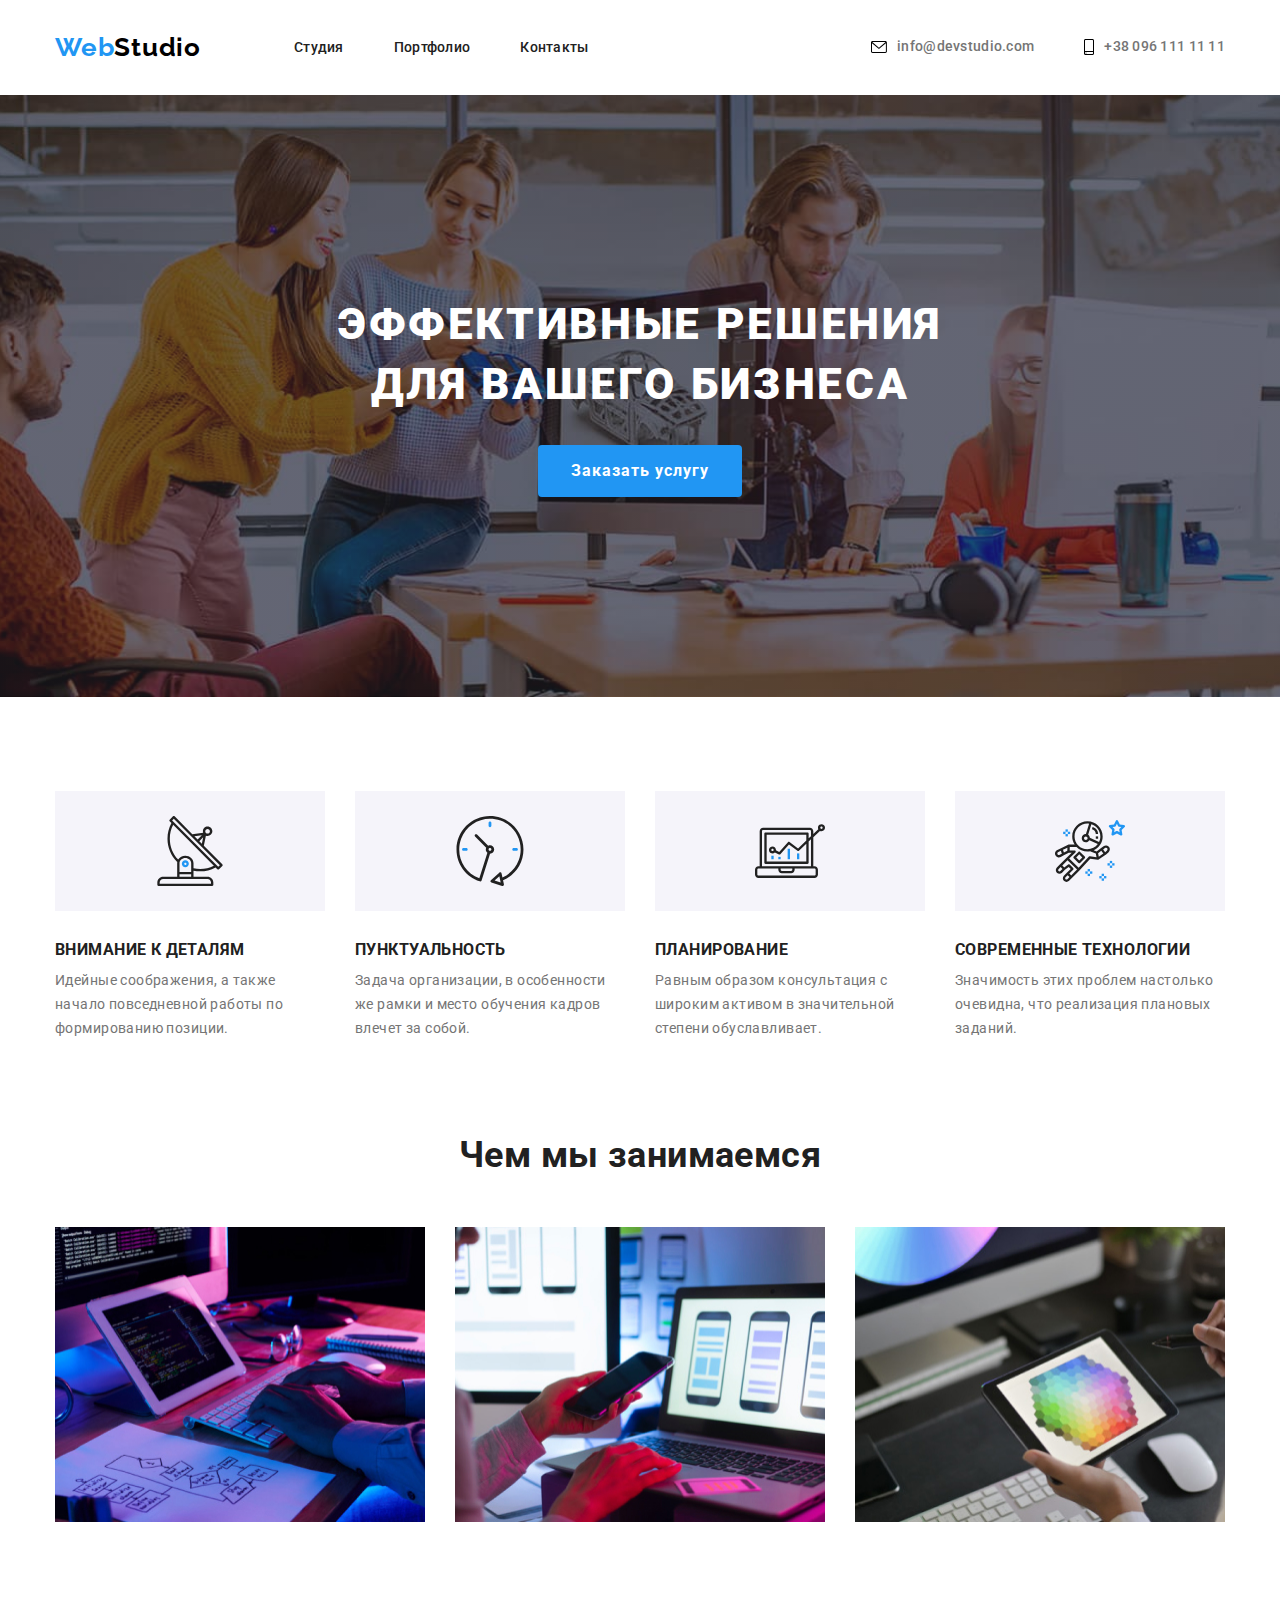
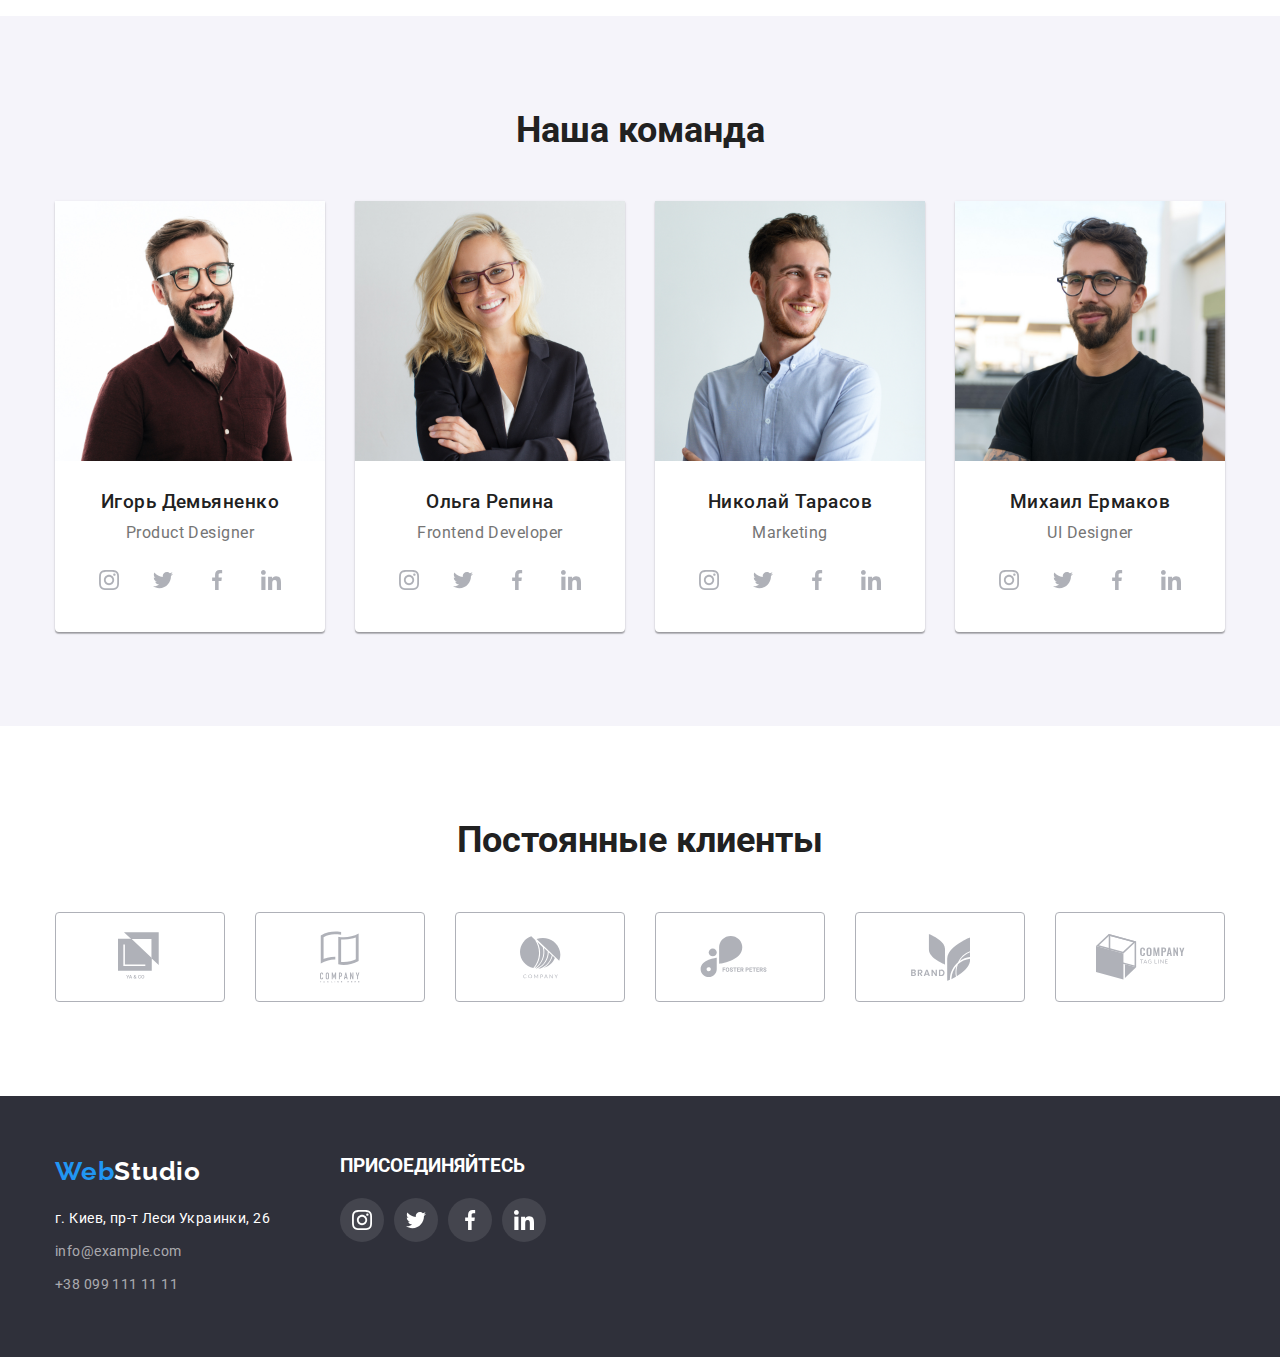
<file: index.html>
<!DOCTYPE html>
<html lang="ru">
<head>
    <meta charset="UTF-8">
    <meta name="viewport" content="width=device-width, initial-scale=1.0">
    <title>Studio</title>
    <link rel="preconnect" href="https://fonts.gstatic.com">
    <link href="https://fonts.googleapis.com/css2?family=Raleway:wght@700&family=Roboto:wght@400;500;700&display=swap"
        rel="stylesheet">
    <link rel="stylesheet" href="https://cdnjs.cloudflare.com/ajax/libs/modern-normalize/1.0.0/modern-normalize.min.css" />
    <link rel="stylesheet" href="css/style.css" >
</head>
<body>
    <header class="header">
        <div class="container">
        <nav class="navigation">
            <a class="logo link" href="/" aria-label="логотип сайта"><span class="logo-accent">Web</span><span class="logo-nav">Studio</span></a>
        <ul class="navigation-list list">
            <li class="navigation-list-item">
                <a class="navigation-link link" href="#">Студия</a>
            </li>
            <li class="navigation-list-item">
                <a class="navigation-link link" href="./portfolio.html">Портфолио</a>
            </li>
            <li class="navigation-list-item">
                <a class="navigation-link link" href="#">Контакты</a>
            </li>
        </ul>
    </nav> 
        <address class="address">
            <ul class="address-list list">
                <li class="address-contact">
                    <a class="header-contacts link" href="mailto:info@devstudio.com">
                        <svg class="logo-icon" width="16" height="12">
                            <use href="./images/sprite.svg#icon-email"></use>
                        </svg>
                        info@devstudio.com</a>
                </li>
                <li class="address-contact">
                    <a class="header-contacts link" href="tel:+380961111111">
                        <svg class="logo-icon" width="10" height="16">
                            <use href="./images/sprite.svg#icon-smartphone"></use>
                        </svg>
                        +38 096 111 11 11</a>
                </li>
            </ul>
        </address>
        </div>
    </header>
    <main>
        <!-- HERO -->
        <section class="hero">
            <div class="overlay">
            <h1 class="hero-title">Эффективные решения <br/> для вашего бизнеса</h1>
            <button class="modal-btn" type="button">Заказать услугу</button>
            </div>
        </section>
        <!-- ABOUT -->
        <section class="about">
            <div class="container">
            <ul class="about-list list">
                <li class="about-list-item">
                    <div class="about-thumb-icon">
                        <svg class="about-icon">
                            <use href="./images/sprite.svg#icon-antenna"></use>
                        </svg>
                    </div>
                    <h3 class="about-title">Внимание к деталям</h3>
                    <p class="about-text">Идейные соображения, а также начало повседневной работы по формированию позиции.</p>
                </li>
                <li class="about-list-item">
                    <div class="about-thumb-icon">
                        <svg class="about-icon">
                            <use href="./images/sprite.svg#icon-clock"></use>
                        </svg>
                    </div>
                    <h3 class="about-title">Пунктуальность</h3>
                    <p class="about-text">Задача организации, в особенности же рамки и место обучения кадров влечет за собой.</p>
                </li>
                <li class="about-list-item">
                    <div class="about-thumb-icon">
                        <svg class="about-icon">
                            <use href="./images/sprite.svg#icon-diagram"></use>
                        </svg>
                    </div>
                    <h3 class="about-title">Планирование</h3>
                    <p class="about-text">Равным образом консультация с широким активом в значительной степени обуславливает.</p>
                </li>
                <li class="about-list-item">
                    <div class="about-thumb-icon">
                        <svg class="about-icon">
                            <use href="./images/sprite.svg#icon-astronaut"></use>
                        </svg>
                    </div>
                    <h3 class="about-title">Современные технологии</h3>
                    <p class="about-text">Значимость этих проблем настолько очевидна, что реализация плановых заданий.</p>
                </li>
            </ul>
            <h2 class="title">Чем мы занимаемся</h2>
            <ul class="about-list-img list">
                <li><img class="about-img" src="./images/studio/img.jpg" alt="печатает на клавиатуре" width="370" height="295"></li>
                <li><img class="about-img" src="./images/studio/img-1.jpg" alt="сидит за ноутбуком" width="370" height="295"></li>
                <li><img class="about-img" src="./images/studio/img-2.jpg" alt="смотрит в планшет" width="370" height="295"></li>
            </ul> 
            </div>
        </section>
        <!-- TEAM -->
        <section class="team">
            <div class="container">
            <h2 class="title">Наша команда</h2>
           <ul class="team-list list">
               <li class="team-list-item">
                   <img class="team-list-img" src="./images/studio/team1.jpg" alt="дизайнер" width="270" height="260">
                   <div class="team-wrapper">
                   <h3 class="team-list-title">Игорь Демьяненко</h3>
                   <p class="team-list-text" lang="en">Product Designer</p>
                   <ul class="social-list list">
                       <li class="social-list-item">
                           <a class="social-list-link" href="">
                               <svg class="social-list-icon">
                               <use href="./images/sprite.svg#icon-instagram"></use>
                            </svg>
                           </a>
                        </li>
                       <li class="social-list-item">
                           <a class="social-list-link" href="">
                               <svg class="social-list-icon">
                               <use href="./images/sprite.svg#icon-twitter"></use>
                            </svg>
                           </a>
                        </li>
                       <li class="social-list-item">
                           <a class="social-list-link" href="">
                               <svg class="social-list-icon">
                               <use href="./images/sprite.svg#icon-facebook"></use>
                            </svg>
                           </a>
                        </li>
                       <li class="social-list-item">
                           <a class="social-list-link" href="">
                               <svg class="social-list-icon">
                               <use href="./images/sprite.svg#icon-linkedin"></use>
                            </svg>
                           </a>
                        </li>
                   </ul>
                </div>
               </li>
               <li class="team-list-item">
                   <img class="team-list-img" src="./images/studio/team2.jpg" alt="разработчик" width="270" height="260">
                <div class="team-wrapper">
                   <h3 class="team-list-title">Ольга Репина</h3>
                   <p class="team-list-text" lang="en">Frontend Developer</p>
                <ul class="social-list list">
                    <li class="social-list-item">
                        <a class="social-list-link" href="">
                            <svg class="social-list-icon">
                                <use href="./images/sprite.svg#icon-instagram"></use>
                            </svg>
                        </a>
                    </li>
                    <li class="social-list-item">
                        <a class="social-list-link" href="">
                            <svg class="social-list-icon">
                                <use href="./images/sprite.svg#icon-twitter"></use>
                            </svg>
                        </a>
                    </li>
                    <li class="social-list-item">
                        <a class="social-list-link" href="">
                            <svg class="social-list-icon">
                                <use href="./images/sprite.svg#icon-facebook"></use>
                            </svg>
                        </a>
                    </li>
                    <li class="social-list-item">
                        <a class="social-list-link" href="">
                            <svg class="social-list-icon">
                                <use href="./images/sprite.svg#icon-linkedin"></use>
                            </svg>
                        </a>
                    </li>
                </ul>
                </div>
               </li>
               <li class="team-list-item">
                   <img class="team-list-img" src="./images/studio/team3.jpg" alt="маркетинг" width="270" height="260">
                   <div class="team-wrapper">
                   <h3 class="team-list-title">Николай Тарасов</h3>
                   <p class="team-list-text" lang="en">Marketing</p>
                <ul class="social-list list">
                    <li class="social-list-item">
                        <a class="social-list-link" href="">
                            <svg class="social-list-icon">
                                <use href="./images/sprite.svg#icon-instagram"></use>
                            </svg>
                        </a>
                    </li>
                    <li class="social-list-item">
                        <a class="social-list-link" href="">
                            <svg class="social-list-icon">
                                <use href="./images/sprite.svg#icon-twitter"></use>
                            </svg>
                        </a>
                    </li>
                    <li class="social-list-item">
                        <a class="social-list-link" href="">
                            <svg class="social-list-icon">
                                <use href="./images/sprite.svg#icon-facebook"></use>
                            </svg>
                        </a>
                    </li>
                    <li class="social-list-item">
                        <a class="social-list-link" href="">
                            <svg class="social-list-icon">
                                <use href="./images/sprite.svg#icon-linkedin"></use>
                            </svg>
                        </a>
                    </li>
                </ul>
                </div>
               </li>
               <li class="team-list-item">
                   <img class="team-list-img" src="./images/studio/team4.jpg" alt="ui дизайнер" width="270" height="260">
                   <div class="team-wrapper">
                   <h3 class="team-list-title">Михаил Ермаков</h3>
                   <p class="team-list-text" lang="en">UI Designer</p>
                <ul class="social-list list">
                    <li class="social-list-item">
                        <a class="social-list-link" href="">
                            <svg class="social-list-icon">
                                <use href="./images/sprite.svg#icon-instagram"></use>
                            </svg>
                        </a>
                    </li>
                    <li class="social-list-item">
                        <a class="social-list-link" href="">
                            <svg class="social-list-icon">
                                <use href="./images/sprite.svg#icon-twitter"></use>
                            </svg>
                        </a>
                    </li>
                    <li class="social-list-item">
                        <a class="social-list-link" href="">
                            <svg class="social-list-icon">
                                <use href="./images/sprite.svg#icon-facebook"></use>
                            </svg>
                        </a>
                    </li>
                    <li class="social-list-item">
                        <a class="social-list-link" href="">
                            <svg class="social-list-icon">
                                <use href="./images/sprite.svg#icon-linkedin"></use>
                            </svg>
                        </a>
                    </li>
                </ul>
                </div>
               </li>
           </ul>
        </div>
        </section>
    <!-- Clients-->
    <section class="clients">
        <div class="container">
            <h2 class="title">Постоянные клиенты</h2>
            <ul class="clients-list list">
                <li class="clients-list-item">
                    <a class="clients-list-link" href="">
                        <svg class="clients-icon" width="45" height="50">
                            <use href="./images/sprite.svg#icon-logo1"></use>
                        </svg>
                    </a>
                </li>
                <li class="clients-list-item">
                    <a class="clients-list-link" href="">
                        <svg class="clients-icon" width="40" height="52">
                            <use href="./images/sprite.svg#icon-logo2"></use>
                        </svg>
                    </a>
                </li>
                <li class="clients-list-item">
                    <a class="clients-list-link" href="">
                        <svg class="clients-icon" width="41" height="43">
                            <use href="./images/sprite.svg#icon-logo3"></use>
                        </svg>
                    </a>
                </li>
                <li class="clients-list-item">
                    <a class="clients-list-link" href="">
                        <svg class="clients-icon" width="80" height="42">
                            <use href="./images/sprite.svg#icon-logo4"></use>
                        </svg>
                    </a>
                </li>
                <li class="clients-list-item">
                    <a class="clients-list-link" href="">
                        <svg class="clients-icon" width="59" height="47">
                            <use href="./images/sprite.svg#icon-logo5"></use>
                        </svg>
                    </a>
                </li>
                <li class="clients-list-item">
                    <a class="clients-list-link" href="">
                        <svg class="clients-icon" width="89" height="46">
                            <use href="./images/sprite.svg#icon-logo6"></use>
                        </svg>
                    </a>
                </li>
            </ul>
        </div>
    </section>
    </main>
    <footer class="footer">
        <div class="container">
            <div class="footer-wrapper">
        <a class="footer-logo-link link" href="/" aria-label="логотип сайта"><span class="logo-accent">Web</span><span class="logo-footer">Studio</span></a>
        <address>
            <ul class="footer-list list">
                <li class="footer-list-address"><a class="footer-list-link link" href="https://goo.gl/maps/mjwjVJjfVbEa5hTz7">г. Киев, пр-т Леси Украинки, 26</a></li>
                <li class="footer-list-item"><a class="footer-list-item-link link" href="mailto:info@example.com">info@example.com</a></li>
                <li class="footer-list-item"><a class="footer-list-item-link link" href="tel:+380991111111">+38 099 111 11 11</a></li>
            </ul>
        </address>
        </div>
        <div class="footer-join-wrapper">
            <h3 class="footer-join-title">присоединяйтесь</h3>
            <ul class="join-list list">
                <li class="join-list-item">
                    <a class="join-list-link" href="">
                        <svg class="join-icon">
                            <use href="./images/sprite.svg#icon-instagram"></use>
                        </svg>
                    </a>
                </li>
                <li class="join-list-item">
                    <a class="join-list-link" href="">
                        <svg class="join-icon">
                            <use href="./images/sprite.svg#icon-twitter"></use>
                        </svg>
                    </a>
                </li>
                <li class="join-list-item">
                    <a class="join-list-link" href="">
                        <svg class="join-icon">
                            <use href="./images/sprite.svg#icon-facebook"></use>
                        </svg>
                    </a>
                </li>
                <li class="join-list-item">
                    <a class="join-list-link" href="">
                        <svg class="join-icon">
                            <use href="./images/sprite.svg#icon-linkedin"></use>
                        </svg>
                    </a>
                </li>
            </ul>
        </div>
        </div>
    </footer>
</body>
</html>
</file>
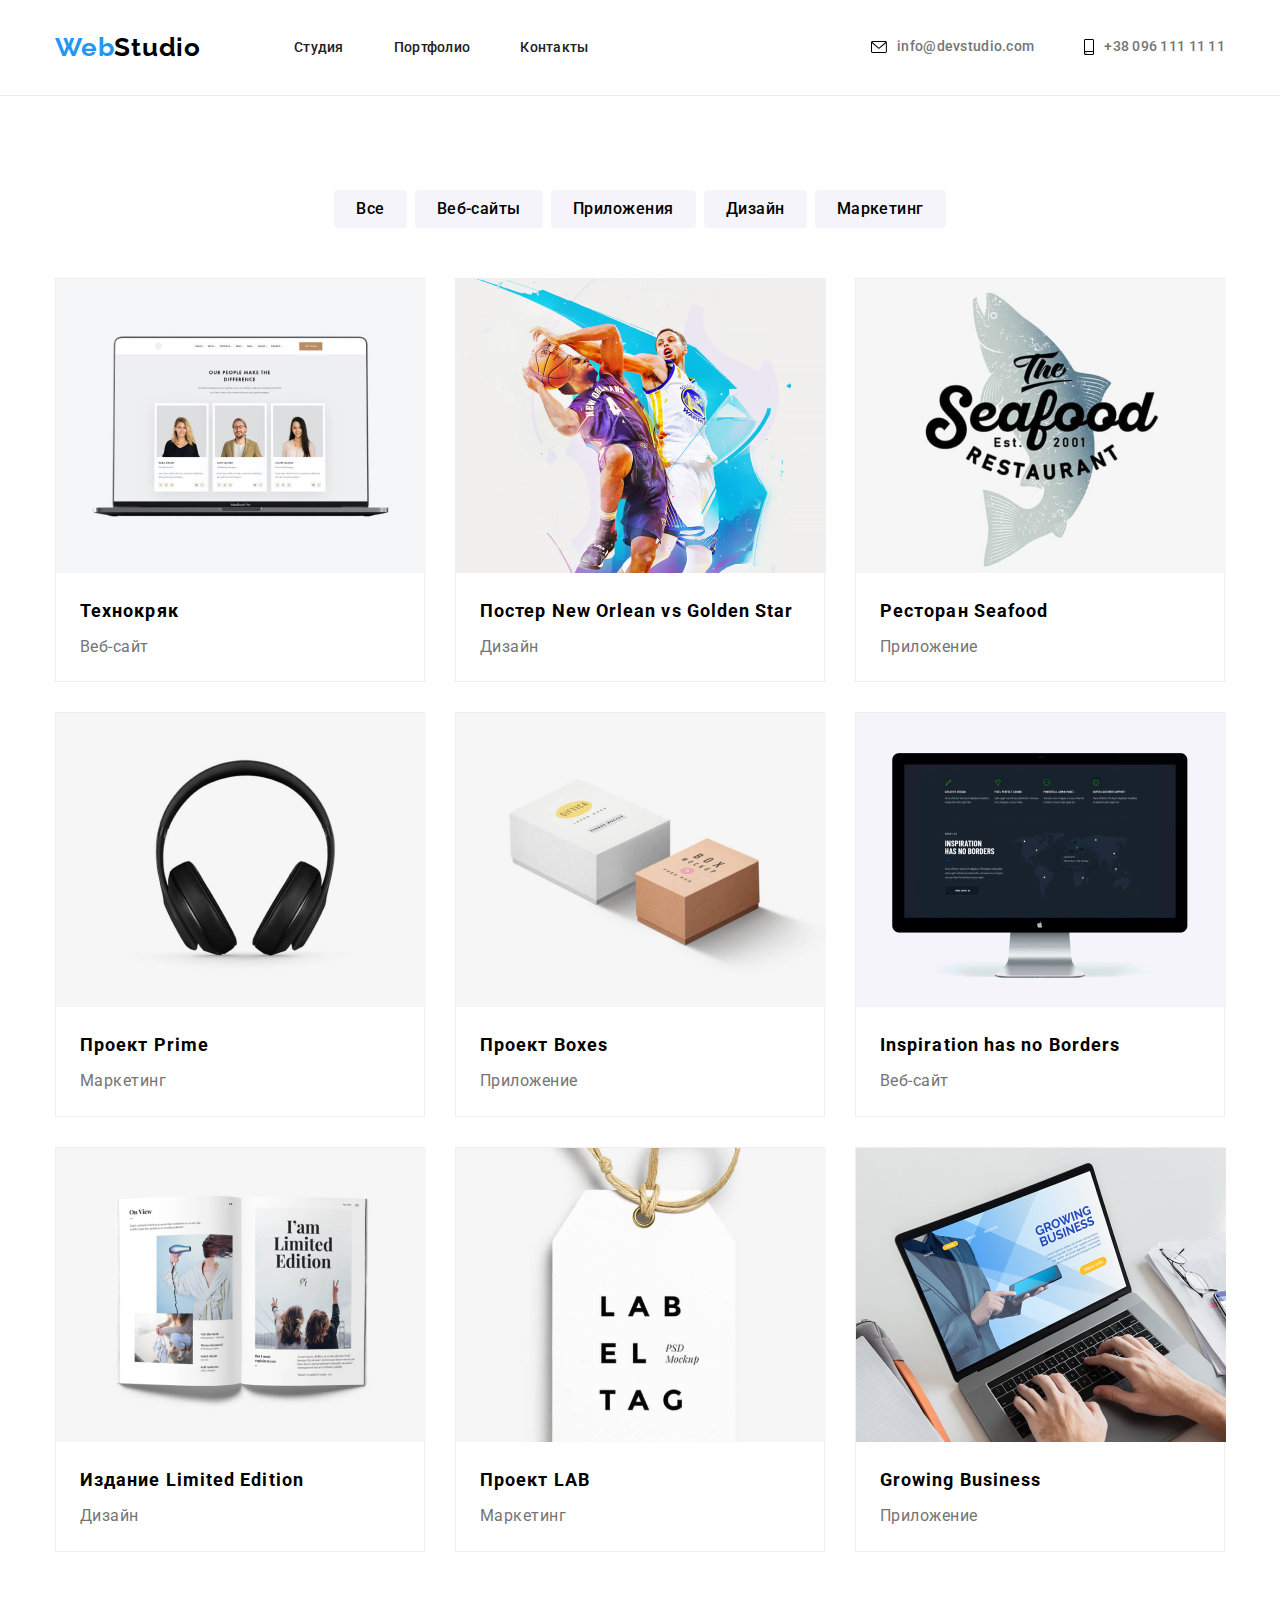
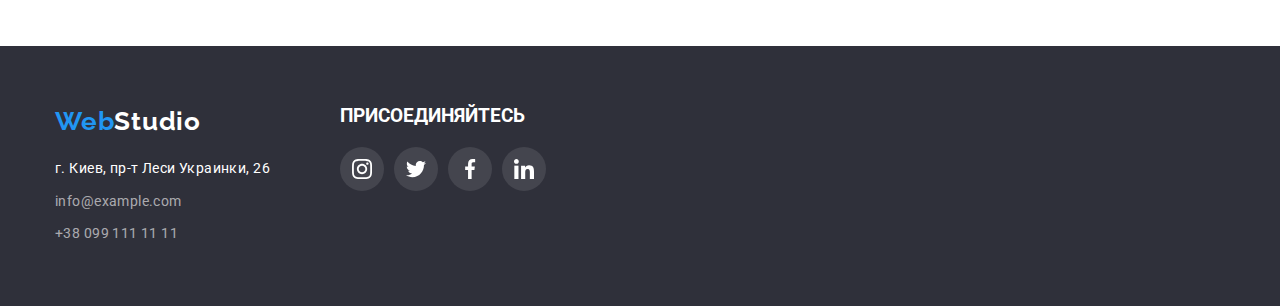
<file: portfolio.html>
<!DOCTYPE html>
<html lang="ru">

<head>
    <meta charset="UTF-8">
    <meta name="viewport" content="width=device-width, initial-scale=1.0">
    <title>Portfolio</title>
    <link rel="preconnect" href="https://fonts.gstatic.com">
    <link href="https://fonts.googleapis.com/css2?family=Raleway:wght@700&family=Roboto:wght@400;500;700&display=swap"
        rel="stylesheet">
    <link rel="stylesheet" href="https://cdnjs.cloudflare.com/ajax/libs/modern-normalize/1.0.0/modern-normalize.min.css" />
    <link rel="stylesheet" href="css/style.css"
</head>

<body>
    <header class="header portfolio-header">
        <div class="container">
            <nav class="navigation">
                <a class="logo link" href="/" aria-label="логотип сайта"><span class="logo-accent">Web</span><span
                        class="logo-nav">Studio</span></a>
                <ul class="navigation-list list">
                    <li class="navigation-list-item">
                        <a class="navigation-link link" href="#">Студия</a>
                    </li>
                    <li class="navigation-list-item">
                        <a class="navigation-link link" href="./portfolio.html">Портфолио</a>
                    </li>
                    <li class="navigation-list-item">
                        <a class="navigation-link link" href="#">Контакты</a>
                    </li>
                </ul>
            </nav>
            <address class="address">
                <ul class="address-list list">
                    <li class="address-contact">
                        <a class="header-contacts link" href="mailto:info@devstudio.com">
                            <svg class="logo-icon" width="16" height="12">
                                <use href="./images/sprite.svg#icon-email"></use>
                            </svg>
                            info@devstudio.com</a>
                    </li>
                    <li class="address-contact">
                        <a class="header-contacts link" href="tel:+380961111111">
                            <svg class="logo-icon" width="10" height="16">
                                <use href="./images/sprite.svg#icon-smartphone"></use>
                            </svg>
                            +38 096 111 11 11</a>
                    </li>
                </ul>
            </address>
        </div>
    </header>
    <main>
        <section class="portfolio">
            <div class="container">
        <h1 class="visually-hidden">Портфолио</h1>
        <ul class="portfolio-btn list">
            <li class="portfolio-list-btn">
                <button class="portfolio-list-item-btn" type="button">Все</button>
            </li>
            <li class="portfolio-list-btn">
                <button class="portfolio-list-item-btn" type="button">Веб-сайты</button>
            </li>
            <li class="portfolio-list-btn">
                <button class="portfolio-list-item-btn" type="button">Приложения</button>
            </li>
            <li class="portfolio-list-btn">
                <button class="portfolio-list-item-btn" type="button">Дизайн</button>
            </li>
            <li class="portfolio-list-btn">
                <button class="portfolio-list-item-btn" type="button">Маркетинг</button>
            </li>
        </ul>
        <ul class="portfolio-list list">
            <li class="portfolio-list-item">
                <a>
                <img class="portfolio-img" src="./images/images-portfolio/portfolio1.jpg" alt="компьютер">
                <div class="portfolio-wrapper">
                    <h2 class="portfolio-title">Технокряк</h2>
                    <p class="portfolio-text">Веб-сайт</p>
                    </div>
                </a>
            </li>
            <li class="portfolio-list-item">
                <a>
                <img class="portfolio-img" src="./images/images-portfolio/portfolio2.jpg" alt="игра в баскетбол">
                <div class="portfolio-wrapper">
                    <h2 class="portfolio-title">Постер New Orlean vs Golden Star</h2>
                    <p class="portfolio-text">Дизайн</p>
                    </div>
                </a>
           </li>
            <li class="portfolio-list-item">
                <a>
                <img class="portfolio-img" src="./images/images-portfolio/portfolio3.jpg" alt="логотип ресторана">
                <div class="portfolio-wrapper">
                    <h2 class="portfolio-title">Ресторан Seafood</h2>
                    <p class="portfolio-text">Приложение</p>
                    </div>
                </a>
           </li>
            <li class="portfolio-list-item">
                <a>
                <img class="portfolio-img" src="./images/images-portfolio/portfolio4.jpg" alt="наушники">
                <div class="portfolio-wrapper">
                    <h2 class="portfolio-title">Проект Prime</h2>
                    <p class="portfolio-text">Маркетинг</p>
                    </div>
                </a>
           </li>
            <li class="portfolio-list-item">
                <a>
                <img class="portfolio-img" src="./images/images-portfolio/portfolio5.jpg" alt="коробки">
                <div class="portfolio-wrapper">
                    <h2 class="portfolio-title">Проект Boxes</h2>
                    <p class="portfolio-text">Приложение</p>
                    </div>
                </a>
            </li>
            <li class="portfolio-list-item">
                <a>
                <img class="portfolio-img" src="./images/images-portfolio/portfolio6.jpg" alt="монитор экрана">
                <div class="portfolio-wrapper">
                    <h2 class="portfolio-title">Inspiration has no Borders</h2>
                    <p class="portfolio-text">Веб-сайт</p>
                    </div>
                </a>
            </li>
            <li class="portfolio-list-item">
                <a>
                <img class="portfolio-img" src="./images/images-portfolio/portfolio7.jpg" alt="открытый журнал">
                <div class="portfolio-wrapper">
                    <h2 class="portfolio-title">Издание Limited Edition</h2>
                    <p class="portfolio-text">Дизайн</p>
                    </div>
                </a>
            </li>
            <li class="portfolio-list-item">
                <a>
                <img class="portfolio-img" src="./images/images-portfolio/portfolio8.jpg" alt="брелок">
                <div class="portfolio-wrapper">
                    <h2 class="portfolio-title">Проект LAB</h2>
                    <p class="portfolio-text">Маркетинг</p>
                    </div>
                </a>
            </li>
            <li class="portfolio-list-item">
                <a>
                <img class="portfolio-img" src="./images/images-portfolio/portfolio9.jpg" alt=печатает на ноутбуке">
                <div class="portfolio-wrapper">
                    <h2 class="portfolio-title">Growing Business</h2>
                    <p class="portfolio-text">Приложение</p>
                    </div>
                </a>
            </li>
        </ul>
        </div>
        </section>
    </main>
<footer class="footer">
    <div class="container">
        <div class="footer-wrapper">
            <a class="footer-logo-link link" href="/" aria-label="логотип сайта"><span
                    class="logo-accent">Web</span><span class="logo-footer">Studio</span></a>
            <address>
                <ul class="footer-list list">
                    <li class="footer-list-address"><a class="footer-list-link link"
                            href="https://goo.gl/maps/mjwjVJjfVbEa5hTz7">г. Киев, пр-т Леси Украинки, 26</a></li>
                    <li class="footer-list-item"><a class="footer-list-item-link link"
                            href="mailto:info@example.com">info@example.com</a></li>
                    <li class="footer-list-item"><a class="footer-list-item-link link" href="tel:+380991111111">+38 099
                            111 11 11</a></li>
                </ul>
            </address>
        </div>
        <div class="footer-join-wrapper">
            <h3 class="footer-join-title">присоединяйтесь</h3>
            <ul class="join-list list">
                <li class="join-list-item">
                    <a class="join-list-link" href="">
                        <svg class="join-icon">
                            <use href="./images/sprite.svg#icon-instagram"></use>
                        </svg>
                    </a>
                </li>
                <li class="join-list-item">
                    <a class="join-list-link" href="">
                        <svg class="join-icon">
                            <use href="./images/sprite.svg#icon-twitter"></use>
                        </svg>
                    </a>
                </li>
                <li class="join-list-item">
                    <a class="join-list-link" href="">
                        <svg class="join-icon">
                            <use href="./images/sprite.svg#icon-facebook"></use>
                        </svg>
                    </a>
                </li>
                <li class="join-list-item">
                    <a class="join-list-link" href="">
                        <svg class="join-icon">
                            <use href="./images/sprite.svg#icon-linkedin"></use>
                        </svg>
                    </a>
                </li>
            </ul>
        </div>
    </div>
</footer>
</body>
</html>
</file>
<file: css/style.css>
:root {
  --main-color: #757575;
  --secondary-color: #212121;
  --accent-color: #2196f3;
  --primary-font: "Roboto", sans-serif;
  --secondary-font: "Raleway", sans-serif;
}

body {
  font-family: var(--primary-font);
}

.list {
  list-style: none;
}

.link {
  text-decoration: none;
}

h1,
h2,
h3,
h4,
h5,
h6,
p {
  margin: 0;
}

ul,
ol {
  margin: 0;
  padding: 0;
}

img {
  display: block;
}

.container {
  width: 1200px;
  padding: 0 15px;
  margin: 0 auto;
}
/* ================= HEADER ================== */
.header {
  padding-top: 32px;
  padding-bottom: 32px;
}

.header .container,
.navigation,
.navigation-list,
.address-list {
  display: flex;
  align-items: center;
}

.address {
  margin-left: auto;
}
.address-contact:first-child {
  margin-right: 50px;
}

.header .logo {
  margin-right: 93px;
  font-family: var(--secondary-font);
  font-weight: 700;
  font-size: 26px;
  line-height: 1.19;
  letter-spacing: 0.03em;
  color: #000000;
}

.navigation-list-item:not(:last-child) {
  margin-right: 50px;
}

.logo-accent {
  color: var(--accent-color);
}
.address {
  font-style: normal;
}

.logo-nav {
  color: #000000;
}

.navigation-link,
.header-contacts {
  font-weight: 500;
  font-size: 14px;
  line-height: 1.14;
  letter-spacing: 0.02em;
  color: var(--secondary-color);
}

.navigation-link:hover,
.navigation-link:focus,
.header-contacts:hover,
.header-contacts:focus {
  color: var(--accent-color);
}

.header-contacts {
  display: flex;
  align-items: center;
  color: var(--main-color);
}

.logo-icon {
  margin-right: 10px;
}

.header-contacts:hover .logo-icon {
  fill: var(--accent-color);
}

.header-contacts:focus .logo-icon {
  fill: var(--accent-color);
}

/* ================= END HEADER ================== */

/* ================= HERO ================== */
.hero {
  text-align: center;
}
.hero-title {
  margin-bottom: 30px;

  font-weight: 900;
  font-size: 44px;
  line-height: 1.36;
  text-align: center;
  letter-spacing: 0.06em;
  text-transform: uppercase;
  color: #ffffff;
}

.modal-btn {
  min-width: 200px;
  border: 1px solid transparent;
  border-radius: 4px;

  color: #ffffff;
  background-color: var(--accent-color);
  font-weight: bold;
  font-size: 16px;
  line-height: 1.87;
  align-items: center;
  text-align: center;
  letter-spacing: 0.06em;
  cursor: pointer;
  padding: 10px 32px;
}

.overlay {
  max-width: 1600px;
  min-height: 600px;
  margin-left: auto;
  margin-right: auto;
  padding-top: 200px;
  padding-bottom: 200px;
  background-color: #2f303a;
  background-image: linear-gradient(
      rgba(47, 48, 58, 0.4),
      rgba(47, 48, 58, 0.4)
    ),
    url(../images/studio/hero.jpg);
  background-repeat: no-repeat;
  background-size: cover;
  background-position: center;
}
/* ================= END HERO ================== */

/* ================= ABOUT ================== */
.about {
  padding-top: 94px;
  padding-bottom: 94px;

  font-size: 14px;
  letter-spacing: 0.03em;
}

.about-title {
  margin-bottom: 10px;

  font-weight: bold;
  line-height: 1.14;
  text-transform: uppercase;
  color: var(--secondary-color);
}

.about-text {
  font-weight: normal;
  line-height: 1.71;
  color: var(--main-color);
}

.title {
  margin-bottom: 50px;

  font-weight: bold;
  font-size: 36px;
  line-height: 1.16;
  text-align: center;
  color: var(--secondary-color);
}

.about-list {
  display: flex;
  margin-bottom: 94px;
}

.about-list-item:not(:last-child) {
  margin-right: 30px;
}

.about-list-item {
  width: 270px;
}
.about-list-img {
  display: flex;
}

.about-list-img > li:not(:last-child) {
  margin-right: 30px;
}

.about-icon {
  display: block;
  width: 70px;
  height: 70px;
}

.about-thumb-icon {
  display: flex;
  justify-content: center;
  align-items: center;
  width: 270px;
  height: 120px;
  margin-bottom: 30px;
  background-color: #f5f4fa;
}

/* ================= END ABOUT ================== */

/* ================= TEAM ================== */

.team {
  padding-top: 94px;
  padding-bottom: 94px;

  background-color: #f5f4fa;
}
.team-list {
  display: flex;
  justify-content: space-between;
  font-size: 16px;
  line-height: 1.18;
  text-align: center;
  letter-spacing: 0.03em;
}

.team-list-title {
  margin-bottom: 10px;

  font-weight: 500;
  color: var(--secondary-color);
}

.team-list-text {
  margin-bottom: 16px;
  font-weight: 400;
  color: var(--main-color);
}

.team-wrapper {
  padding-top: 30px;
  padding-bottom: 30px;
  padding-left: 32px;
  padding-right: 32px;
}

.team-list-item {
  flex-basis: calc(100% / 4 - 30px);
  background-color: #fff;
  box-shadow: 0px 1px 3px rgba(0, 0, 0, 0.12), 0px 1px 1px rgba(0, 0, 0, 0.14),
    0px 2px 1px rgba(0, 0, 0, 0.2);
  border-radius: 0px 0px 4px 4px;
}

.social-list {
  display: flex;
  justify-content: space-between;
}

.social-list-link {
  display: flex;
  justify-content: center;
  align-items: center;
  width: 44px;
  height: 44px;
  background-color: #fff;
  border-radius: 50%;
  color: #afb1b8;
}

.social-list-link:hover,
.social-list-link:focus {
  background-color: var(--accent-color);
}

.social-list-link:hover .social-list-icon,
.social-list-link:focus .social-list-icon {
  fill: #fff;
}
.social-list-icon {
  width: 20px;
  height: 20px;
  fill: currentColor;
}
/* ================= END TEAM ================== */

/* ================= CLIENTS ================== */
.clients {
  padding-top: 94px;
  padding-bottom: 94px;
}

.clients-list {
  display: flex;
}

.clients-list-item:not(:last-child) {
  margin-right: 30px;
}

.clients-list-link {
  display: flex;
  justify-content: center;
  align-items: center;
  color: #afb1b8;
  width: 170px;
  height: 90px;
  border: 1px solid #afb1b8;
  border-radius: 4px;
  cursor: pointer;
}

.clients-icon {
  fill: currentColor;
}
.clients-list-link:hover {
  color: var(--accent-color);
  border-color: var(--accent-color);
}
/* ================= END CLIENTS ================== */

/* ================= FOOTER ================== */
.footer .container {
  display: flex;
}

.logo-footer {
  color: #ffffff;
}

.footer-logo-link {
  font-family: var(--secondary-font);
  font-weight: 700;
  font-size: 26px;
  line-height: 1.19;
  letter-spacing: 0.03em;
}

.footer {
  background-color: #2f303a;
  padding-top: 60px;
  padding-bottom: 60px;
}

.footer-list {
  margin-top: 20px;
  font-style: normal;
  font-weight: 400;
  font-size: 14px;
  line-height: 1.7;
  letter-spacing: 0.03em;
}

.footer-list-item-link {
  color: rgba(255, 255, 255, 0.6);
}

.footer-list-link {
  color: #ffffff;
}

.footer-list-address,
.footer-list-item {
  margin-bottom: 9px;
}

.footer-list-item:last-child {
  margin-bottom: 0px;
}

.footer-join-title {
  margin-bottom: 20px;
  font-weight: bold;
  line-height: 1.14;
  text-transform: uppercase;
  color: #fff;
}

.footer-join-wrapper {
  width: 206px;
}

.footer-wrapper {
  margin-right: 70px;
}

.join-icon {
  display: block;
  width: 20px;
  height: 20px;
  fill: #fff;
}

.join-list {
  display: flex;
  justify-content: space-between;
}

.join-list-link {
  display: flex;
  justify-content: center;
  align-items: center;
  width: 44px;
  height: 44px;
  background-color: rgba(255, 255, 255, 0.1);
  border-radius: 50%;
}

.join-list-link:hover,
.join-list-link:focus {
  background-color: var(--accent-color);
}
/* ================= END FOOTER ================== */

/* ================= PORTFOLIO ================== */
.portfolio-header {
  border-bottom: 1px solid #ececec;
}

.portfolio {
  padding-top: 94px;
  padding-bottom: 94px;
}

.portfolio-btn {
  display: flex;
  justify-content: center;
  margin-bottom: 50px;
}

.visually-hidden {
  position: absolute;
  width: 1px;
  height: 1px;
  margin: -1px;
  border: 0;
  padding: 0;

  white-space: nowrap;
  clip-path: inset(100%);
  clip: rect(0 0 0 0);
  overflow: hidden;
}

.portfolio-list {
  display: flex;
  flex-wrap: wrap;
}

.portfolio-list-item-btn {
  border: none;
  padding-top: 6px;
  padding-bottom: 6px;
  padding-right: 22px;
  padding-left: 22px;

  font-weight: 500;
  font-size: 16px;
  line-height: 1.6;
  text-align: center;
  letter-spacing: 0.03em;
  color: var(--secondary-font);
  background-color: #f5f4fa;
  border-radius: 4px;
  cursor: pointer;
}

.portfolio-list-btn:not(:last-child) {
  margin-right: 8px;
}

.portfolio-list-item-btn:hover,
.portfolio-list-item-btn:focus {
  background-color: var(--accent-color);
  color: #ffffff;
}

.portfolio-title {
  margin-bottom: 4px;
  font-weight: 700;
  font-size: 18px;
  line-height: 2;
  letter-spacing: 0.06em;
  color: var(--secondary-font);
}

.portfolio-text {
  font-weight: 400;
  font-size: 16px;
  line-height: 1.8;
  letter-spacing: 0.03em;
  color: var(--main-color);
}

.portfolio-list-item {
  width: 370px;
  /* flex-basis: calc((100% - 60px) - 3); */
  margin-right: 30px;
  margin-bottom: 30px;
  border: 1px solid #eeeeee;
}

.portfolio-list-item:nth-child(3n) {
  margin-right: 0;
}

.portfolio-list-item:nth-last-child(-n + 3) {
  margin-bottom: 0;
}

.portfolio-wrapper {
  margin-top: 20px;
  margin-bottom: 20px;
  margin-right: 24px;
  margin-left: 24px;
}

.portfolio-list-item:hover {
  box-shadow: 0px 1px 1px rgba(0, 0, 0, 0.12), 0px 4px 4px rgba(0, 0, 0, 0.06),
    1px 4px 6px rgba(0, 0, 0, 0.16);
  cursor: pointer;
}
/* ================= END PORTFOLIO ================== */
</file>
